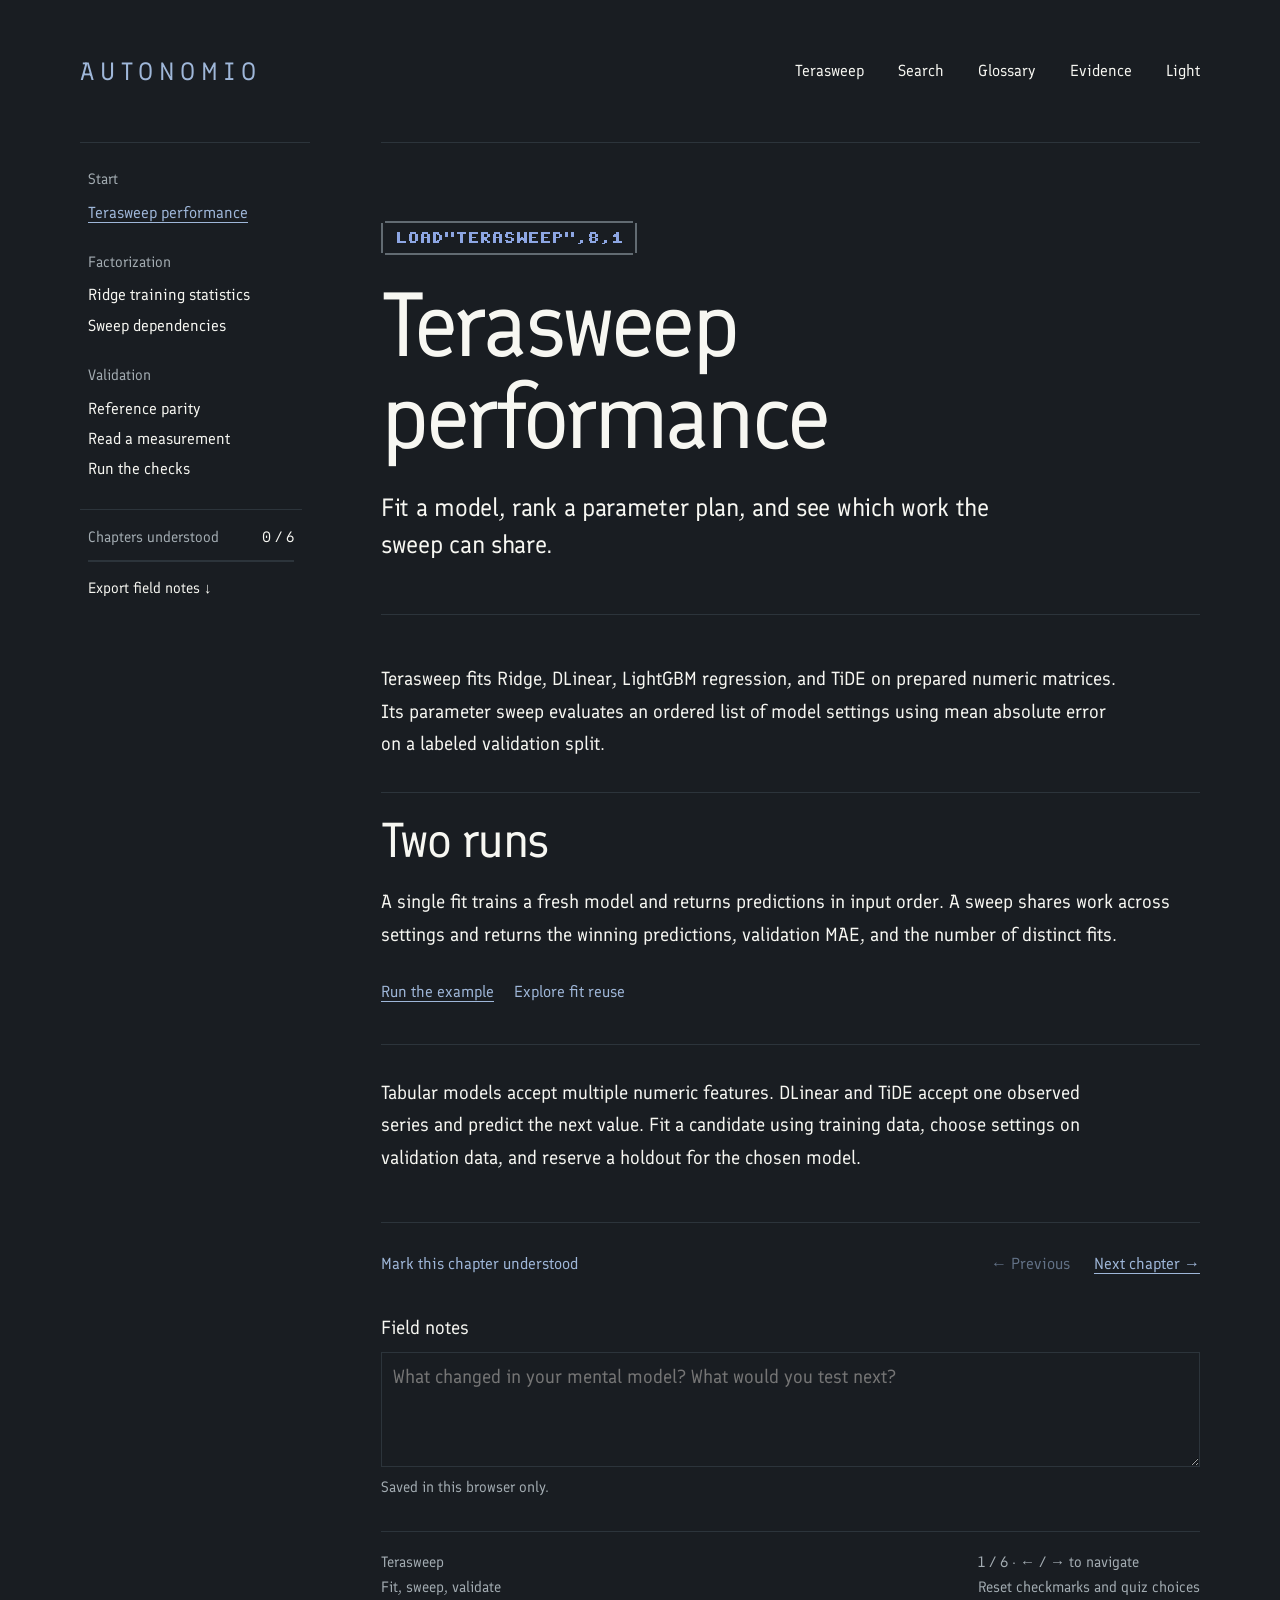
<file: docs/masterclass/index.html>
<!doctype html>
<html lang="en" data-theme="dark"><head><meta charset="utf-8"><meta name="viewport" content="width=device-width,initial-scale=1"><meta name="color-scheme" content="dark light"><meta name="description" content="An offline course on Terasweep factorization, reference parity, and validation sweeps."><title>Terasweep performance learning</title>
<!-- Copyright 2015 The Finlandica Project Authors (https://github.com/HelsinkiTypeStudio/Finlandica) Finlandica-Italic[wght].ttf: Copyright 2015 The Finlandica Project Authors (https://github.com/HelsinkiTypeStudio/Finlandica)

This Font Software is licensed under the SIL Open Font License, Version 1.1.
This license is copied below, and is also available with a FAQ at:
http://scripts.sil.org/OFL


-----------------------------------------------------------
SIL OPEN FONT LICENSE Version 1.1 - 26 February 2007
-----------------------------------------------------------

PREAMBLE
The goals of the Open Font License (OFL) are to stimulate worldwide
development of collaborative font projects, to support the font creation
efforts of academic and linguistic communities, and to provide a free and
open framework in which fonts may be shared and improved in partnership
with others.

The OFL allows the licensed fonts to be used, studied, modified and
redistributed freely as long as they are not sold by themselves. The
fonts, including any derivative works, can be bundled, embedded,
redistributed and/or sold with any software provided that any reserved
names are not used by derivative works. The fonts and derivatives,
however, cannot be released under any other type of license. The
requirement for fonts to remain under this license does not apply
to any document created using the fonts or their derivatives.

DEFINITIONS
"Font Software" refers to the set of files released by the Copyright
Holder(s) under this license and clearly marked as such. This may
include source files, build scripts and documentation.

"Reserved Font Name" refers to any names specified as such after the
copyright statement(s).

"Original Version" refers to the collection of Font Software components as
distributed by the Copyright Holder(s).

"Modified Version" refers to any derivative made by adding to, deleting,
or substituting -- in part or in whole -- any of the components of the
Original Version, by changing formats or by porting the Font Software to a
new environment.

"Author" refers to any designer, engineer, programmer, technical
writer or other person who contributed to the Font Software.

PERMISSION & CONDITIONS
Permission is hereby granted, free of charge, to any person obtaining
a copy of the Font Software, to use, study, copy, merge, embed, modify,
redistribute, and sell modified and unmodified copies of the Font
Software, subject to the following conditions:

1) Neither the Font Software nor any of its individual components,
in Original or Modified Versions, may be sold by itself.

2) Original or Modified Versions of the Font Software may be bundled,
redistributed and/or sold with any software, provided that each copy
contains the above copyright notice and this license. These can be
included either as stand-alone text files, human-readable headers or
in the appropriate machine-readable metadata fields within text or
binary files as long as those fields can be easily viewed by the user.

3) No Modified Version of the Font Software may use the Reserved Font
Name(s) unless explicit written permission is granted by the corresponding
Copyright Holder. This restriction only applies to the primary font name as
presented to the users.

4) The name(s) of the Copyright Holder(s) or the Author(s) of the Font
Software shall not be used to promote, endorse or advertise any
Modified Version, except to acknowledge the contribution(s) of the
Copyright Holder(s) and the Author(s) or with their explicit written
permission.

5) The Font Software, modified or unmodified, in part or in whole,
must be distributed entirely under this license, and must not be
distributed under any other license. The requirement for fonts to
remain under this license does not apply to any document created
using the Font Software.

TERMINATION
This license becomes null and void if any of the above conditions are
not met.

DISCLAIMER
THE FONT SOFTWARE IS PROVIDED "AS IS", WITHOUT WARRANTY OF ANY KIND,
EXPRESS OR IMPLIED, INCLUDING BUT NOT LIMITED TO ANY WARRANTIES OF
MERCHANTABILITY, FITNESS FOR A PARTICULAR PURPOSE AND NONINFRINGEMENT
OF COPYRIGHT, PATENT, TRADEMARK, OR OTHER RIGHT. IN NO EVENT SHALL THE
COPYRIGHT HOLDER BE LIABLE FOR ANY CLAIM, DAMAGES OR OTHER LIABILITY,
INCLUDING ANY GENERAL, SPECIAL, INDIRECT, INCIDENTAL, OR CONSEQUENTIAL
DAMAGES, WHETHER IN AN ACTION OF CONTRACT, TORT OR OTHERWISE, ARISING
FROM, OUT OF THE USE OR INABILITY TO USE THE FONT SOFTWARE OR FROM
OTHER DEALINGS IN THE FONT SOFTWARE.
 -->
<style>@font-face {
  font-family: Finlandica;
  font-style: normal;
  font-weight: 400;
  font-display: swap;
  src: url("[data-uri]") format("woff2");
}

:root {
  color-scheme: dark;
  --paper: #191d22;
  --ink: #f7f7f2;
  --muted: #a3acb2;
  --line: #2c343b;
  --wash: #20262c;
  --accent: #9fb7d9;
  --sans: Finlandica, "Arial Narrow", "Helvetica Neue", Arial, sans-serif;
  --mono: "SFMono-Regular", Consolas, "Liberation Mono", monospace;
  --gutter: clamp(24px, 6.25vw, 96px);
  --ease: cubic-bezier(.22, 1, .36, 1);
  --m-lacquer: #191d22;
  --m-porcelain: #f7f7f2;
  --m-ink: #252d33;
  --m-linen: #d4dadd;
  --m-pewter: #626b72;
  --m-forget: #8da6e3;
  --m-marigold: #efc447;
  --m-mint: #a2d8b4;
  --m-blush: #efa0b3;
}

:root[data-theme="light"] {
  color-scheme: light;
  --paper: #f7f7f2;
  --ink: #252d33;
  --muted: #626b72;
  --line: #d4dadd;
  --wash: #eaf0f3;
  --accent: #2a4a70;
}

*, *::before, *::after { box-sizing: border-box; }
[hidden] { display: none !important; }
html { scroll-padding-top: 36px; }
body { margin: 0; background: var(--paper); color: var(--ink); font: 400 19px/1.7 var(--sans); }
button, input, textarea, select { font: inherit; color: inherit; }
button { background: none; border: 0; padding: 0; cursor: pointer; }
button:disabled { opacity: .55; cursor: default; }
button:not(:disabled), a { transition: color 140ms var(--ease), transform 140ms var(--ease); }
a, .primary, .ref { color: var(--accent); text-decoration: underline; text-decoration-thickness: 1px; text-underline-offset: .24em; }
button:not(:disabled):hover, a:hover { color: var(--accent); }
.primary:not(:disabled):hover, .ref:hover, .top-actions button:hover { transform: translateY(-1px); }
:focus-visible { outline: 2px solid var(--accent); outline-offset: 6px; }
h1, h2, h3, h4, strong, b, th { font-weight: 400; }
h1, h2, h3, h4 { margin: 0; }
p { margin: 0 0 22px; }
code, pre { font: 400 14px/1.75 var(--mono); }
pre { overflow: auto; margin: 0; }
input[type="checkbox"], input[type="range"] { accent-color: var(--accent); }
input:not([type="checkbox"]):not([type="range"]), textarea, select {
  min-width: 0;
  border: 1px solid var(--line);
  border-radius: 0;
  background: var(--paper);
  padding: 8px 11px;
}
textarea { display: block; width: 100%; resize: vertical; }

.sr-only, .skip-link:not(:focus) { position: absolute; width: 1px; height: 1px; clip-path: inset(50%); overflow: hidden; white-space: nowrap; }
.skip-link:focus { position: fixed; top: 16px; left: 18px; z-index: 10; padding: 12px 18px; background: var(--paper); }
.wrap { width: min(100%, 1344px); margin-inline: auto; padding-inline: var(--gutter); }
.topbar { display: flex; min-height: 142px; align-items: center; justify-content: space-between; gap: 44px; }
.wordmark { font: 400 25px/1.2 var(--sans); letter-spacing: .235em; text-transform: uppercase; text-decoration: none; padding-block: 16px; }
.top-actions { display: flex; flex-wrap: wrap; gap: 4px 34px; font-size: 16px; line-height: 1.4; }
.top-actions button { padding-block: 14px; }
.top-actions button:hover { text-decoration: underline; text-underline-offset: 7px; text-decoration-thickness: 1px; }
.course-layout { display: grid; grid-template-columns: minmax(168px, 230px) minmax(0, 1fr); column-gap: clamp(34px, 5.55vw, 80px); align-items: start; }
.course-layout main { min-width: 0; border-top: 1px solid var(--line); padding-bottom: 88px; }
.course-inner, .hero-terminal, .lab { container-type: inline-size; }
.mobile-menu { display: none; }
.sidebar { position: sticky; top: 36px; max-height: calc(100vh - 72px); overflow: auto; padding: 24px 8px 24px 0; border-top: 1px solid var(--line); }
.nav-group { margin-block: 22px 5px; padding-inline: 8px; color: var(--muted); font-size: 15px; }
.nav-group:first-child { margin-top: 0; }
.nav-item { display: flex; justify-content: space-between; align-items: baseline; gap: 12px; padding: 4px 8px; color: var(--ink); text-decoration: none; font-size: 16px; line-height: 1.4; }
.nav-item:focus-visible { outline-offset: -2px; }
.nav-item[aria-current="step"] { color: var(--accent); text-decoration: underline; text-underline-offset: .24em; }
.nav-done { color: var(--accent); }
.progress-card { margin-top: 24px; padding: 15px 8px 0; border-top: 1px solid var(--line); }
.progress-label { display: flex; justify-content: space-between; align-items: baseline; gap: 8px; font-size: 15px; color: var(--muted); }
.progress-label strong { color: var(--ink); white-space: nowrap; }
.progress-track { margin-top: 10px; height: 2px; background: var(--line); }
#progress-fill { height: 100%; width: 0; background: var(--accent); }
#export-notes-top { margin: 14px 8px 0; font-size: 15px; }
.noscript { margin: 0; padding-block: 18px; color: var(--muted); }

.js .lesson:not(.active) { display: none; }
.chapter-header { padding: 74px 0 52px; border-bottom: 1px solid var(--line); margin-bottom: 48px; }
.chapter-header h1 { font-size: clamp(45px, 5.28vw, 76px); line-height: 1.055; letter-spacing: -.033em; }
.chapter-header h1:focus { outline: none; }
.chapter-header h1 em { font-style: normal; }
#brief .chapter-header { padding-top: 78px; }
#brief h1 { font-size: clamp(68px, 7.1vw, 98px); line-height: 1.015; letter-spacing: -.037em; }
.course-load { display: inline-flex; padding: 9px 12px; margin-bottom: 24px; }
.course-load svg { display: block; }
.lead { max-width: 670px; font-size: 25px; line-height: 1.46; letter-spacing: -.012em; margin: 26px 0 0; }
.lesson-body > p, .lesson-body > ul, .lesson-body > ol { max-width: 740px; }
.lesson-body h2 { margin: 54px 0 18px; font-size: 49px; line-height: 1.12; letter-spacing: -.025em; }
.lesson-body h2:first-child { margin-top: 0; }
.lesson-body h3 { margin: 26px 0 10px; font-size: 26px; line-height: 1.3; letter-spacing: -.018em; }
.fine, .muted, .eyebrow, .chart-caption { color: var(--muted); }
.fine, .chart-caption { font-size: 15px; line-height: 1.55; }
.eyebrow { font-size: 14px; line-height: 1.5; }
.ref { display: inline; font-size: 15px; line-height: 1.55; text-align: left; margin-right: 12px; }
.primary, .secondary, .mastered-btn { padding-block: 5px; font-size: 16px; text-align: left; }
.secondary, .mastered-btn { color: var(--accent); }
.secondary:hover, .mastered-btn:hover, #export-notes-top:hover { text-decoration: underline; text-underline-offset: .24em; }
.small-buttons { display: flex; flex-wrap: wrap; gap: 8px 20px; margin: 14px 0; }

/* Keep prose on paper. Open frames belong to the running figures. */
.hero-grid, .split, .lab-split { display: grid; grid-template-columns: minmax(0, 1fr) minmax(0, 1fr); gap: clamp(24px, 4vw, 56px); align-items: start; margin: 36px 0; }
.hero-rule { width: 30px; border-top: 2px solid var(--accent); margin-bottom: 25px; }
.hero-line { font-size: 25px; line-height: 1.46; letter-spacing: -.012em; }
.callout, .result-card, .phase-list.wide { margin-block: 32px; padding-block: 20px; border-block: 1px solid var(--line); }
.lesson-body > .callout:first-child { margin-top: 0; padding-top: 0; border-top: 0; }
.callout > strong { display: block; margin-bottom: 10px; color: var(--ink); font-size: 25px; line-height: 1.46; }
.callout p:last-child { margin-bottom: 0; }
.section-divider { margin-block: 48px 0; padding-top: 13px; border-top: 1px solid var(--line); color: var(--muted); font-size: 15px; }
.card-grid { display: grid; gap: 0 32px; margin-block: 20px 34px; }
.card-grid.three { grid-template-columns: repeat(3, minmax(0, 1fr)); }
.card-grid.two { grid-template-columns: repeat(2, minmax(0, 1fr)); }
.card { padding-block: 18px; border-top: 1px solid var(--line); }
.section-divider + .card-grid .card { border-top: 0; }
.card h3, .split h2:first-child { margin-top: 0; }
.card-index { display: none; }
.card p:last-child, .timeline p:last-child { margin-bottom: 0; }
.timeline, .evidence-ladder { position: relative; margin: 26px 0 38px 4px; padding-left: 24px; border-left: 1px dotted var(--muted); }
.timeline > div, .evidence-ladder > div { position: relative; padding-bottom: 23px; }
.timeline > div::before { content: ""; position: absolute; width: 8px; height: 8px; left: -29px; top: 7px; background: var(--accent); }
.timeline h3, .evidence-ladder h3 { margin: 5px 0 9px; }
.timeline span, .evidence-ladder span { font-size: 15px; color: var(--muted); }
.legend-card, .context-bar { margin-block: 20px; padding-block: 13px; border-block: 1px solid var(--line); font-size: 15px; color: var(--muted); }
.badge { display: inline-block; margin-right: 6px; color: var(--accent); font-size: 13px; text-transform: uppercase; letter-spacing: .04em; }
.legend-card .badge:not(:first-child) { margin-left: 12px; }

.hero-terminal, .lab, .code-card, .course-load {
  color-scheme: dark;
  --paper: var(--m-lacquer);
  --ink: var(--m-porcelain);
  --muted: var(--m-linen);
  --line: var(--m-pewter);
  --wash: var(--m-ink);
  --accent: var(--m-forget);
  /* Palette names expected by the existing SVG renderers. */
  --off: var(--m-linen);
  --gold: var(--m-marigold);
  --blue: var(--m-forget);
  --green: var(--m-mint);
  --purple: var(--m-blush);
  --subtle: var(--m-pewter);
  --panel: var(--m-lacquer);
  position: relative;
  color: var(--ink);
  background-color: var(--paper);
  border: 2px solid var(--line);
  clip-path: polygon(4px 0, calc(100% - 4px) 0, calc(100% - 4px) 2px, 100% 2px, 100% calc(100% - 2px), calc(100% - 4px) calc(100% - 2px), calc(100% - 4px) 100%, 4px 100%, 4px calc(100% - 2px), 0 calc(100% - 2px), 0 2px, 4px 2px);
}
.course-load { color: var(--m-forget); }
.hero-terminal, .lab { padding: clamp(19px, 3vw, 36px); }
.hero-terminal { font-size: 16px; line-height: 1.6; }
.hero-terminal p { margin-bottom: 18px; }
.terminal-head, .code-title, .lab-heading { display: flex; align-items: baseline; justify-content: space-between; flex-wrap: wrap; gap: 5px 14px; }
.terminal-head { justify-content: flex-start; align-items: center; color: var(--muted); font-size: 14px; }
.live-dot { width: 8px; height: 8px; background: var(--m-mint); }
.terminal-command { color: var(--accent); font: 14px/1.75 var(--mono); margin-top: 15px; overflow-wrap: anywhere; }
.hero-number { margin: 15px 0 8px; font-size: clamp(48px, min(7vw, 24cqi), 86px); line-height: 1; letter-spacing: -.037em; white-space: nowrap; }
.hero-number span { margin-left: .12em; font-size: .49em; color: var(--accent); }
.terminal-line { display: flex; justify-content: space-between; flex-wrap: wrap; gap: 0 8px; padding-block: 7px; border-top: 1px solid var(--line); font-size: 15px; }
.terminal-line span { color: var(--muted); }
.hero-terminal .ref { margin-top: 12px; }
.lab { margin: 34px 0; min-width: 0; }
.lab h3, .lab .lab-heading { margin-top: 0; }
.lab .lab-heading { margin-bottom: 16px; }
.lab p:last-child { margin-bottom: 0; }
.lab .badge { margin-right: 0; }
.lab .badge.measured { color: var(--m-mint); }
.lab .badge.projected, .lab .warning, .lab .projected small { color: var(--m-marigold); }
.lab .context-bar.warning { border-style: dashed; }
.lab .primary, .lab .secondary, .lab .segmented button, .lab select, .lab input:not([type]) {
  border: 1px solid var(--line);
  color: var(--ink);
  padding: 6px 11px;
}
.lab button:not(:disabled):hover { border-color: var(--accent); }
.lab .segmented { display: flex; flex-wrap: wrap; gap: 8px; margin-block: 14px; }
.lab .segmented button { text-align: left; font-size: 15px; clip-path: polygon(3px 0, 100% 0, 100% calc(100% - 3px), calc(100% - 3px) 100%, 0 100%, 0 3px); }
.lab .segmented button:focus-visible { outline-offset: -3px; }
.lab .segmented button.selected { background: var(--m-marigold); color: var(--m-lacquer); border-color: var(--m-marigold); }
.lab .segmented button.selected:focus-visible { outline-color: var(--m-lacquer); }
.code-card { padding: 20px 20px 23px; margin: 24px 0; }
.code-title { margin-bottom: 12px; font-size: 15px; color: var(--muted); }
.copy-code { color: var(--accent); }
.code-card pre, .annotated-code { color: var(--ink); font-size: 14px; }
.annotated-code { padding-block: 12px; border-block: 1px solid var(--line); }
.code-hot { color: var(--m-marigold); }

.equation, .equation-pair { margin-block: 23px; }
.equation { padding-block: 12px; border-block: 1px solid var(--line); font-size: 24px; overflow-x: auto; }
.equation-pair { display: grid; grid-template-columns: repeat(2, minmax(0, 1fr)); gap: 18px; }
.equation-pair .equation { margin: 0; }
.stat-strip, .metric-grid { display: grid; gap: 0 20px; margin-block: 19px; }
.stat-strip { grid-template-columns: repeat(3, minmax(0, 1fr)); }
.metric-grid { container-type: inline-size; grid-template-columns: repeat(2, minmax(0, 1fr)); }
.lab-split .metric-grid { margin-top: 0; }
.stat-strip > div, .metric { min-width: 0; padding: 13px 0; border-top: 1px solid var(--line); }
.stat-strip > div { container-type: inline-size; }
.metric { display: grid; grid-row: span 3; grid-template-rows: subgrid; }
.stat-strip strong, .metric strong { display: block; line-height: 1.15; font-variant-numeric: tabular-nums; white-space: nowrap; }
.stat-strip strong { font-size: clamp(22px, 17cqi, 32px); }
.metric strong { font-size: clamp(22px, 7.5cqi, 32px); }
.stat-strip span, .metric span, .metric small { display: block; margin-top: 6px; color: var(--muted); font-size: 15px; line-height: 1.45; }
.metric small { grid-row: 1; margin: 0 0 5px; font-size: 12px; }
.metric strong { grid-row: 2; }
.metric span { grid-row: 3; }
.control-row { display: flex; flex-wrap: wrap; align-items: baseline; gap: 14px 24px; margin: 15px 0; }
.control-row > * { min-width: 0; max-width: 100%; }
.control-row label { display: flex; flex-wrap: wrap; align-items: center; gap: 4px 9px; font-size: 16px; }
.control-row input[type="range"] { width: min(160px, 100%); }
.control-row output { min-width: 2ch; color: var(--m-marigold); font-variant-numeric: tabular-nums; }
.lab-answer { margin: 17px 0; padding-block: 12px; border-block: 1px solid var(--line); }
.table-wrap { overflow-x: auto; max-width: 100%; }
.table-wrap { margin-block: 20px; }
.table-wrap:focus-visible { outline-offset: -2px; }
table { border-collapse: collapse; width: 100%; font-size: 15px; line-height: 1.5; }
th, td { padding: 10px 12px; text-align: left; vertical-align: top; border-bottom: 1px solid var(--line); }
th { color: var(--muted); }
td:not(:first-child) { font-variant-numeric: tabular-nums; }
.selected-row td, .row-highlight td { background: var(--wash); }
.selected-row td:first-child { border-left: 2px solid var(--m-marigold); }
.phase-list { border-top: 1px solid var(--line); margin: 20px 0; }
.phase-list > div { display: flex; justify-content: space-between; gap: 14px; padding: 10px 0; border-bottom: 1px solid var(--line); font-size: 16px; }
.phase-list b { flex: none; font-variant-numeric: tabular-nums; }
.distribution { display: flex; min-height: 30px; margin-block: 18px; }
.distribution > div { display: grid; place-items: center; color: var(--m-lacquer); font-size: 14px; }
.dist-off { background: var(--m-linen); }
.dist-on { background: var(--m-mint); }
.dist-mixed { background: var(--m-blush); }
.result-pair, .method-chain, .block-animation { display: flex; flex-wrap: wrap; align-items: baseline; gap: 16px; margin-block: 18px; }
.result-pair strong, .result-ratio { display: block; font-size: 35px; line-height: 1.16; letter-spacing: -.025em; }
.result-pair span:not(.arrow), .method-chain i, .block-animation i { color: var(--muted); }
.result-ratio { color: var(--accent); }
.method-chain span, .block-animation span { padding: 4px 8px; border: 1px solid var(--line); font-size: 15px; }
.chart-svg { display: block; width: 100%; height: auto; }
.chart-svg text { fill: var(--muted); font: 14px var(--sans); }
#ridge-chart .chart-svg text { font-size: 16px; }
.chart-svg .plot-label { fill: var(--ink); }
.chart-svg .grid { stroke: var(--line); stroke-dasharray: 3 5; }
.chart-point { cursor: pointer; }
.chart-point:focus-visible { stroke: var(--ink); stroke-width: 3; }
.legend-controls { display: flex; flex-wrap: wrap; gap: 8px 16px; margin-block: 18px; }
.legend-controls button { display: flex; align-items: center; gap: 6px; font-size: 14px; text-align: left; }
.legend-controls button:not(.active) { color: var(--muted); text-decoration: line-through; }
.swatch { flex: none; width: 24px; height: 4px; }
.closing-quote { margin: 35px 0; padding-top: 22px; border-top: 1px solid var(--line); font-size: 46px; line-height: 1.2; letter-spacing: -.026em; }
.closing-quote em { font-style: normal; color: var(--accent); }

.checkpoint, .claim-card { margin: 28px 0; padding: 18px 0; border-block: 1px solid var(--line); }
.checkpoint h3 { margin-top: 5px; }
.quiz-options { display: grid; gap: 8px; }
.quiz-options button, .claim-buttons button { padding: 8px 11px; border: 1px solid var(--line); text-align: left; }
.quiz-options button:hover, .claim-buttons button:hover, .quiz-options button.correct { border-color: var(--accent); }
.quiz-options button.correct { color: var(--accent); }
.quiz-options button.incorrect { border-style: dashed; }
.claim-card blockquote { margin: 0 0 14px; font-size: 23px; line-height: 1.46; }
.claim-buttons { display: flex; flex-wrap: wrap; gap: 8px 12px; }
.claim-feedback, .quiz-feedback { color: var(--muted); margin: 14px 0 0; font-size: 16px; }
.capstone-checks { margin-block: 16px; }
.capstone-checks div { padding-block: 5px; border-bottom: 1px solid var(--line); font-size: 16px; }
.capstone-checks .found { color: var(--accent); }
.lesson-footer { margin-top: 48px; padding-top: 22px; border-top: 1px solid var(--line); }
.nav-footer, .footer-controls, .footer-provenance { display: flex; justify-content: space-between; flex-wrap: wrap; gap: 8px 24px; }
.note-box { margin-block: 30px; }
.note-box label { display: block; margin-bottom: 8px; }
.note-box textarea { min-height: 96px; }
.note-save, .footer-provenance { color: var(--muted); font-size: 15px; }
.note-save { margin: 8px 0 0; }
.footer-provenance { border-top: 1px solid var(--line); padding-top: 18px; }

/* Evidence, search and glossary share the reading palette. */
dialog { width: min(1100px, 94vw); height: min(850px, 90vh); margin: auto; padding: 0; border: 1px solid var(--line); border-radius: 0; color: var(--ink); background: var(--paper); }
dialog::backdrop { background: rgb(25 29 34 / .75); }
.dialog-head { display: flex; justify-content: space-between; align-items: baseline; gap: 16px; padding: 15px 24px; border-bottom: 1px solid var(--line); }
.dialog-head h2, .source-main h3 { font-size: 26px; line-height: 1.3; letter-spacing: -.018em; }
.dialog-close { white-space: nowrap; color: var(--accent); font-size: 16px; }
.evidence-layout { display: grid; grid-template-columns: minmax(165px, 255px) minmax(0, 1fr); height: calc(100% - 65px); }
.source-list { overflow: auto; border-right: 1px solid var(--line); padding: 16px; }
.source-list input, .search-content input { width: 100%; margin-bottom: 12px; }
.source-btn, .search-result { display: block; width: 100%; text-align: left; padding: 9px 4px; border-bottom: 1px solid var(--line); font-size: 16px; line-height: 1.45; }
.source-btn.active { color: var(--accent); }
.source-btn small, .search-result span { display: block; margin-top: 3px; color: var(--muted); font-size: 14px; }
.source-main, .glossary-content, .search-content { padding: 20px 24px; overflow: auto; }
.glossary-content, .search-content { max-height: calc(90vh - 65px); }
.source-meta, .source-text { font: 13px/1.75 var(--mono); overflow-wrap: anywhere; }
.source-meta, .line-no { color: var(--muted); }
.source-text { margin-top: 18px; }
.source-line { display: grid; grid-template-columns: 35px minmax(0, 1fr); gap: 10px; }
.source-line > span { white-space: pre-wrap; }
.line-no { text-align: right; user-select: none; }
.source-line.highlight { background: var(--wash); border-inline-start: 2px solid var(--accent); }
.source-note { margin: 12px 0; font-size: 15px; }
.glossary-content dl { display: grid; grid-template-columns: minmax(115px, 180px) minmax(0, 1fr); gap: 0 20px; }
.glossary-content dt, .glossary-content dd { border-top: 1px solid var(--line); padding-block: 10px; }
.glossary-content dt { color: var(--accent); }
.glossary-content dd { margin: 0; }
.toast { position: fixed; z-index: 10; bottom: 24px; right: 24px; background: var(--paper); color: var(--ink); border: 1px solid var(--accent); padding: 9px 14px; font-size: 15px; }

@container (min-width: 42rem) {
  .metric-grid.four { grid-template-columns: repeat(4, minmax(0, 1fr)); }
}
@container (max-width: 37rem) {
  .hero-grid, .split, .lab-split { grid-template-columns: minmax(0, 1fr); gap: 21px; }
  .card-grid.three { grid-template-columns: minmax(0, 1fr); }
  .section-divider + .card-grid .card + .card { border-top: 1px solid var(--line); }
}
@container (max-width: 29rem) {
  .stat-strip { grid-template-columns: minmax(0, 1fr); }
}
@container (max-width: 18rem) {
  .metric-grid { grid-template-columns: minmax(0, 1fr); }
}

@media (min-width: 1600px) { #brief .chapter-header { padding-top: 89px; } }
@media (max-width: 1100px) {
  .course-layout { column-gap: 34px; grid-template-columns: minmax(160px, 200px) minmax(0, 1fr); }
  .hero-grid, .split, .lab-split { gap: 25px; }
}
@media (max-width: 860px) {
  .course-layout { grid-template-columns: minmax(0, 1fr); }
  .js .mobile-menu { display: flex; justify-content: space-between; align-items: center; border-top: 1px solid var(--line); padding-block: 10px; font-size: 16px; text-align: left; }
  .mobile-menu[aria-expanded="true"] span { transform: rotate(180deg); }
  .sidebar { position: static; max-height: none; padding-block: 16px 23px; }
  .js .sidebar:not(.open) { display: none; }
  .sidebar nav { display: grid; grid-template-columns: repeat(2, minmax(0, 1fr)); }
  .nav-group { grid-column: 1 / -1; }
  .progress-card { max-width: 270px; }
}
@media (max-width: 760px) {
  body { font-size: 18px; }
  .topbar { gap: 20px; }
  .top-actions { column-gap: 18px; }
  #brief .chapter-header, .chapter-header { padding: 41px 0 38px; margin-bottom: 31px; }
  #brief h1 { font-size: clamp(55px, 12vw, 74px); line-height: 1.035; letter-spacing: -.033em; }
  .chapter-header h1 { font-size: clamp(40px, 7.8vw, 60px); }
  .lead, .hero-line { font-size: 23px; }
  .lesson-body h2 { font-size: 38px; margin-top: 39px; }
  .lesson-body h3 { font-size: 24px; }
  .closing-quote { font-size: 34px; }
  code, pre { font-size: 13px; }
}
@media (max-width: 520px) {
  .topbar { flex-direction: column; align-items: start; min-height: auto; gap: 2px; padding-block: 16px 9px; }
  .wordmark { font-size: 24px; }
  .top-actions { column-gap: 19px; font-size: 15px; }
  .top-actions button { padding-block: 6px; }
  .sidebar nav, .card-grid.two, .equation-pair { grid-template-columns: minmax(0, 1fr); }
  .legend-card .badge:not(:first-child) { margin-left: 0; }
  .course-layout main { padding-bottom: 54px; }
  .evidence-layout { display: block; }
  .source-list { max-height: 175px; padding: 12px 16px; border-right: 0; border-bottom: 1px solid var(--line); }
  .source-main { height: calc(100% - 175px); }
  .dialog-head, .source-main, .glossary-content, .search-content { padding-inline: 16px; }
  .dialog-head h2 { font-size: 22px; }
  .glossary-content dl { grid-template-columns: minmax(0, 1fr); }
  .glossary-content dd { border: 0; padding-top: 0; }
}
@media (max-width: 430px) { #brief h1 { font-size: clamp(55px, 14.6vw, 63px); } }
@media (max-width: 359px) { :root { --gutter: 18px; } #brief h1 { font-size: 49px; } .top-actions { column-gap: 13px; } }

@media (prefers-reduced-motion: reduce) { *, *::before, *::after { animation: none !important; transition: none !important; } }
@media print {
  .topbar, .sidebar, .mobile-menu, .lesson-footer, .ref, dialog, .small-buttons, .control-row, .quiz-options, .segmented, .primary, .secondary { display: none !important; }
  .js .lesson:not(.active) { display: block; }
  .course-layout { display: block; padding: 0; }
  body { background: white; color: black; }
  .lesson { break-before: page; }
}
</style><script>document.documentElement.classList.add('js');</script></head>
<body><a class="skip-link" href="#main">Skip to lesson</a>
<header class="topbar wrap">
  <a class="wordmark" href="https://autonom.io/">Autonomio</a>
  <nav class="top-actions" aria-label="Masterclass tools">
    <button type="button" data-go="brief">Terasweep</button>
    <button type="button" data-open="search">Search</button>
    <button type="button" data-open="glossary">Glossary</button>
    <button type="button" data-open="evidence">Evidence</button>
    <button type="button" id="theme-btn" aria-label="Switch to light mode">Light</button>
  </nav>
</header>
<div class="course-layout wrap">
<button type="button" class="mobile-menu" id="menu-btn" aria-expanded="false" aria-controls="sidebar">Chapters <span aria-hidden="true">↓</span></button>
<aside class="sidebar" id="sidebar" aria-label="Course navigation">
  <nav aria-label="Chapters"><div class="nav-group">Start</div><a class="nav-item" href="#brief" data-go="brief"><span>Terasweep performance</span><span class="nav-done" aria-hidden="true"></span></a><div class="nav-group">Factorization</div><a class="nav-item" href="#model" data-go="model"><span>Ridge training statistics</span><span class="nav-done" aria-hidden="true"></span></a><a class="nav-item" href="#sweep" data-go="sweep"><span>Sweep dependencies</span><span class="nav-done" aria-hidden="true"></span></a><div class="nav-group">Validation</div><a class="nav-item" href="#reference" data-go="reference"><span>Reference parity</span><span class="nav-done" aria-hidden="true"></span></a><a class="nav-item" href="#evidence" data-go="evidence"><span>Read a measurement</span><span class="nav-done" aria-hidden="true"></span></a><a class="nav-item" href="#reproduce" data-go="reproduce"><span>Run the checks</span><span class="nav-done" aria-hidden="true"></span></a></nav>
  <div class="progress-card">
    <div class="progress-label"><span>Chapters understood</span><strong id="progress-count">0 / 6</strong></div>
    <div class="progress-track" aria-hidden="true"><div id="progress-fill"></div></div>
  </div>
  <button type="button" id="export-notes-top">Export field notes ↓</button>
</aside>
<main id="main">
<noscript><p class="noscript">The lessons are available below. Enable JavaScript to use the labs, evidence room and notes.</p></noscript>
<div class="course-inner"><section class="lesson active" id="brief" aria-labelledby="brief-title"><header class="chapter-header"><p class="course-load"><span class="sr-only">Load Terasweep, 8, 1</span><svg xmlns="http://www.w3.org/2000/svg" viewBox="0 0 152 8" width="228" height="12" aria-hidden="true" focusable="false" shape-rendering="crispEdges"><path fill="currentColor" d="M0 0m1 0h2v6h-2zm0 6h6v1h-6zM8 0m2 0h4v1h-4zm-1 1h2v5h-2zm4 0h2v5h-2zm-3 5h4v1h-4zM16 0m2 0h4v1h-4zm-1 1h2v2h-2zm4 0h2v2h-2zm-4 2h6v1h-6zm0 1h2v3h-2zm4 0h2v3h-2zM24 0m1 0h4v1h-4zm0 1h2v5h-2zm3 0h2v1h-2zm1 1h2v3h-2zm-1 3h2v1h-2zm-3 1h4v1h-4zM32 0m1 0h2v3h-2zm4 0h2v3h-2zM40 0m1 0h6v1h-6zm2 1h2v6h-2zM48 0m1 0h6v1h-6zm0 1h2v2h-2zm0 2h5v1h-5zm0 1h2v2h-2zm0 2h6v1h-6zM56 0m1 0h5v1h-5zm0 1h2v2h-2zm4 0h2v2h-2zm-4 2h5v1h-5zm0 1h4v1h-4zm0 1h2v2h-2zm3 0h2v1h-2zm1 1h2v1h-2zM64 0m2 0h4v1h-4zm-1 1h2v2h-2zm4 0h2v2h-2zm-4 2h6v1h-6zm0 1h2v3h-2zm4 0h2v3h-2zM72 0m2 0h4v1h-4zm-1 1h2v2h-2zm4 0h2v1h-2zm-3 2h4v1h-4zm3 1h2v2h-2zm-4 1h2v1h-2zm1 1h4v1h-4zM80 0m1 0h2v4h-2zm5 0h2v4h-2zm-2 3h1v1h-1zm-3 1h7v1h-7zm0 1h3v1h-3zm4 0h3v1h-3zm-4 1h2v1h-2zm5 0h2v1h-2zM88 0m1 0h6v1h-6zm0 1h2v2h-2zm0 2h5v1h-5zm0 1h2v2h-2zm0 2h6v1h-6zM96 0m1 0h6v1h-6zm0 1h2v2h-2zm0 2h5v1h-5zm0 1h2v2h-2zm0 2h6v1h-6zM104 0m1 0h5v1h-5zm0 1h2v2h-2zm4 0h2v2h-2zm-4 2h5v1h-5zm0 1h2v3h-2zM112 0m1 0h2v3h-2zm4 0h2v3h-2zM120 0m3 5h2v2h-2zm-1 2h2v1h-2zM128 0m2 0h4v1h-4zm-1 1h2v2h-2zm4 0h2v2h-2zm-3 2h4v1h-4zm-1 1h2v2h-2zm4 0h2v2h-2zm-3 2h4v1h-4zM136 0m3 5h2v2h-2zm-1 2h2v1h-2zM144 0m3 0h2v1h-2zm-1 1h3v1h-3zm-1 1h4v1h-4zm2 1h2v3h-2zm-2 3h6v1h-6z"/></svg></p><h1 id="brief-title" tabindex="-1">Terasweep performance</h1><p class="lead">Fit a model, rank a parameter plan, and see which work the sweep can share.</p></header><div class="lesson-body"><p>Terasweep fits Ridge, DLinear, LightGBM regression, and TiDE on prepared numeric matrices. Its parameter sweep evaluates an ordered list of model settings using mean absolute error on a labeled validation split.</p>

<div class="callout">
  <h2>Two runs</h2>
  <p>A single fit trains a fresh model and returns predictions in input order. A sweep shares work across settings and returns the winning predictions, validation MAE, and the number of distinct fits.</p>
  <div class="small-buttons">
    <button class="primary" data-go="reproduce">Run the example</button>
    <button class="secondary" data-go="sweep">Explore fit reuse</button>
  </div>
</div>

<p>Tabular models accept multiple numeric features. DLinear and TiDE accept one observed series and predict the next value. Fit a candidate using training data, choose settings on validation data, and reserve a holdout for the chosen model.</p>
</div></section><section class="lesson " id="model" aria-labelledby="model-title"><header class="chapter-header"><h1 id="model-title" tabindex="-1">Ridge training statistics</h1><p class="lead">Fits at different regularization strengths reuse the statistics computed from fixed training data.</p></header><div class="lesson-body"><h2>The calculation Ridge shares</h2>
<p>With an intercept, Ridge centers the features and target before forming the Gram matrix (G = XᵀX) and the right-hand side (h = Xᵀy). Solving ((G + αI)w = h) gives the coefficients. The intercept is recovered from the training means.</p>
<p>The Gram matrix and right-hand side depend on the training data. A different α changes the diagonal and requires a new solve. Changing the intercept setting selects the raw or centered statistics.</p>

<div class="lab" id="ridge-lab">
  <h2>Change the regularization</h2>
  <label for="ridge-alpha">Log₁₀ α</label>
  <input id="ridge-alpha" type="range" min="-3" max="3" step="0.05" value="0">
  <label><input id="ridge-intercept" type="checkbox" checked> Fit intercept</label>
  <div id="ridge-chart"></div>
  <div class="metric-grid" id="ridge-metrics" aria-live="polite"></div>
  <p id="ridge-explanation"></p>
</div>

<p>The values in this lab come from a one-feature example. Terasweep's implementation uses the same structure with a matrix of feature interactions.</p>
<button class="ref" data-source="ridge">Open the Ridge implementation ↗</button>
</div></section><section class="lesson " id="sweep" aria-labelledby="sweep-title"><header class="chapter-header"><h1 id="sweep-title" tabindex="-1">Sweep dependencies</h1><p class="lead">A duplicate training configuration can reuse its fit, predictions and validation score.</p></header><div class="lesson-body"><h2>Count the distinct fits</h2>
<p>An ordered plan can repeat settings. The sweep identifies equivalent training configurations, fits and scores the first occurrence, and gives exact score ties to the earliest entry. Its output records both the number of plan entries and the number of fits.</p>

<div class="lab" id="reuse-lab">
  <h2>Repeat a model plan</h2>
  <p>Each distinct setting appears the same number of times in this example.</p>
  <label for="fit-settings">Distinct model settings <output id="fit-settings-value" for="fit-settings"></output></label>
  <input id="fit-settings" type="range" min="1" max="40" value="4">
  <label for="fit-repeats">Entries per setting <output id="fit-repeats-value" for="fit-repeats"></output></label>
  <input id="fit-repeats" type="range" min="1" max="250" value="25">
  <div id="reuse-metrics" class="metric-grid" aria-live="polite"></div>
</div>

<p>With 100 distinct settings, the sweep needs 100 fits. Ridge still shares input statistics and DLinear shares designs at the same lookback and kernel. LightGBM and TiDE reuse backend setup.</p>
<button class="ref" data-source="sweep">Open the sweep implementation ↗</button>
</div></section><section class="lesson " id="reference" aria-labelledby="reference-title"><header class="chapter-header"><h1 id="reference-title" tabindex="-1">Reference parity</h1><p class="lead">Compare the same prepared inputs and model settings with a direct reference fit.</p></header><div class="lesson-body"><h2>Match the inputs before comparing outputs</h2>
<p>Freeze the training and validation matrices. Use the same model settings, causal windows for series models, and backend versions. Then check every prediction, the validation score, and the winning trial.</p>
<p>The live audit calls scikit-learn Ridge directly, solves DLinear with SciPy and NumPy, and checks LightGBM and TiDE bit for bit with their upstream models on the tested environment. All four cases also check the ten-decimal formatted predictions.</p>

<div class="checkpoint" data-correct="1">
  <h3>Check your understanding</h3>
  <p>Which comparison can establish that the sweep preserved the model calculation?</p>
  <div class="quiz-options">
    <button type="button" data-choice="0">The two implementations have similar average errors on separate test sets.</button>
    <button type="button" data-choice="1">Both implementations predict the same prepared rows with the same settings and the observed errors meet the stated tolerance.</button>
  </div>
  <p class="quiz-feedback" hidden>Pair up corresponding predictions and compare them on matched inputs. Also check the ranking when the claim concerns sweep results.</p>
</div>
<button class="ref" data-source="audit">Open the reference audit ↗</button>
</div></section><section class="lesson " id="evidence" aria-labelledby="evidence-title"><header class="chapter-header"><h1 id="evidence-title" tabindex="-1">Read a measurement</h1><p class="lead">Separate a trial count from the number of distinct fits, and compare runtimes on matched workloads.</p></header><div class="lesson-body"><h2>Separate reuse from training speed</h2>
<p>Time one fresh fit and prediction pass on the same prepared inputs with Terasweep and the direct reference. Check that the predictions agree. The fit-and-predict time measures both phases together. Read where each timer starts, including how it handles input validation.</p>
<p>Then time the sweep on a matched model plan and scorer. Repeated settings can share a fit and score. Distinct fits can share training statistics, window designs, or backend setup. Check both trial counts and distinct fit counts when interpreting the time.</p>
<p>Use the fixture shapes, hardware, and backend versions to interpret recorded times. A projection should state its measured calibration and how it extends that rate.</p>
<p>The historical benchmark reports are retained in the research record with their original workloads and timing boundaries.</p>
<div class="small-buttons">
  <button class="ref" data-source="audit">Open the direct comparison ↗</button>
  <button class="ref" data-source="research">Open the research record ↗</button>
</div>
</div></section><section class="lesson " id="reproduce" aria-labelledby="reproduce-title"><header class="chapter-header"><h1 id="reproduce-title" tabindex="-1">Run the checks</h1><p class="lead">Start with the bundled examples and carry the exact data, settings and source into your own comparison.</p></header><div class="lesson-body"><h2>Run the package examples</h2>
<p>From the repository root, build the package, fit the concrete strength example, and run the ordered model plan.</p>
<div class="code-card">
  <button class="copy-code secondary">Copy commands</button>
  <pre><code>make build
python3 scripts/model_run.py fit docs/examples/ridge.json
make run
make test</code></pre>
</div>
<p>The example sweep has four entries and three distinct Ridge fits. Its JSON receipt returns the winning model's position in the plan and predictions in validation row order.</p>
<p>The optional reference audit also exercises LightGBM and TiDE. Follow the backend instructions to enable them.</p>
<div class="small-buttons">
  <button class="ref" data-source="plan">Sweep plan format ↗</button>
  <button class="ref" data-source="backends">Backend setup ↗</button>
  <button class="ref" data-source="audit">Audit commands ↗</button>
</div>
</div></section>
<footer class="lesson-footer"><div class="nav-footer"><button id="mastered" class="mastered-btn" aria-pressed="false">Mark this chapter understood</button><div class="footer-controls"><button id="prev-lesson" class="secondary">← Previous</button><button id="next-lesson" class="primary">Next chapter →</button></div></div><div class="note-box"><label for="lesson-note" id="note-label">Field notes</label><textarea id="lesson-note" rows="3" placeholder="What changed in your mental model? What would you test next?"></textarea><p class="note-save" id="note-status">Saved in this browser only.</p></div><div class="footer-provenance"><span>Terasweep<br>Fit, sweep, validate</span><span><span id="chapter-counter">1 / 6</span> · ← / → to navigate<br><button id="reset-progress">Reset checkmarks and quiz choices</button></span></div></footer></div></main>
</div>
<dialog id="evidence-dialog" aria-labelledby="evidence-heading"><header class="dialog-head"><h2 id="evidence-heading">The evidence room</h2><button class="dialog-close" data-close>Close ×</button></header><div class="evidence-layout"><aside class="source-list"><label class="sr-only" for="source-search">Find a source</label><input id="source-search" placeholder="Find a source…"><div id="source-buttons"></div></aside><section class="source-main"><span class="eyebrow">EMBEDDED SOURCE</span><h3 id="source-title"></h3><div id="source-meta" class="source-meta"></div><p id="source-note" class="source-note"></p><div class="small-buttons"><button id="source-export" class="secondary">Save this source ↓</button><a id="source-git" class="secondary" target="_blank" rel="noopener">Source on GitHub ↗</a></div><div class="source-text" id="source-text"></div></section></div></dialog>
<dialog id="glossary-dialog" aria-labelledby="glossary-heading"><header class="dialog-head"><h2 id="glossary-heading">The working vocabulary</h2><button class="dialog-close" data-close>Close ×</button></header><div class="glossary-content"><p>Definitions as used in this investigation. Technical contracts live in the source and evidence room.</p><dl id="glossary-terms"></dl></div></dialog>
<dialog id="search-dialog" aria-labelledby="search-heading"><header class="dialog-head"><h2 id="search-heading">Find a concept</h2><button class="dialog-close" data-close>Close ×</button></header><div class="search-content"><label class="sr-only" for="course-search">Search lesson text</label><input id="course-search" placeholder="Try: MAE, Cholesky, validation…"><div id="search-results"></div></div></dialog>
<div id="toast" class="toast" role="status" hidden></div>
<script type="application/json" id="course-data">{"chapters":[{"id":"brief"},{"id":"model"},{"id":"sweep"},{"id":"reference"},{"id":"evidence"},{"id":"reproduce"}],"sources":{"ridge":{"title":"Ridge model","kind":"Code","path":"src/ridge.rs","url":"https://github.com/autonomio/Terasweep/blob/main/src/ridge.rs","text":"use crate::Matrix;\n\n#[derive(Clone, Copy)]\npub struct TrainConfig {\n    pub alpha: f64,\n    pub fit_intercept: bool,\n    pub solver_eps: f64,\n}\n\npub struct RidgeStats {\n    cols: usize,\n    x_mean: Vec\u003cf64>,\n    y_mean: f64,\n    centered_gram: Vec\u003cf64>,\n    centered_rhs: Vec\u003cf64>,\n    raw_gram: Vec\u003cf64>,\n    raw_rhs: Vec\u003cf64>,\n}\n\npub fn precompute_stats(data: &Matrix) -> RidgeStats {\n    let rows = data.rows;\n    let cols = data.cols;\n    let inv_rows = 1.0 / rows as f64;\n    let mut x_mean = vec![0.0; cols];\n    let mut y_mean = 0.0;\n\n    for row in 0..rows {\n        let offset = row * cols;\n        y_mean += data.y[row];\n        for col in 0..cols {\n            x_mean[col] += data.x[offset + col];\n        }\n    }\n    y_mean *= inv_rows;\n    for value in &mut x_mean {\n        *value *= inv_rows;\n    }\n\n    let mut centered_gram = vec![0.0; cols * cols];\n    let mut centered_rhs = vec![0.0; cols];\n    let mut raw_gram = vec![0.0; cols * cols];\n    let mut raw_rhs = vec![0.0; cols];\n    for row in 0..rows {\n        let offset = row * cols;\n        let yc = data.y[row] - y_mean;\n        for i in 0..cols {\n            let xi_raw = data.x[offset + i];\n            let xi = data.x[offset + i] - x_mean[i];\n            centered_rhs[i] += xi * yc;\n            raw_rhs[i] += xi_raw * data.y[row];\n            for j in 0..=i {\n                centered_gram[i * cols + j] += xi * (data.x[offset + j] - x_mean[j]);\n                raw_gram[i * cols + j] += xi_raw * data.x[offset + j];\n            }\n        }\n    }\n\n    RidgeStats {\n        cols,\n        x_mean,\n        y_mean,\n        centered_gram,\n        centered_rhs,\n        raw_gram,\n        raw_rhs,\n    }\n}\n\npub(crate) fn fit_predict(\n    stats: &RidgeStats,\n    test: &Matrix,\n    config: TrainConfig,\n) -> Result\u003cVec\u003cf64>, Box\u003cdyn std::error::Error>> {\n    let beta = fit_from_stats(stats, config)?;\n    Ok(predict(test, &beta))\n}\n\nfn fit_from_stats(\n    stats: &RidgeStats,\n    config: TrainConfig,\n) -> Result\u003cVec\u003cf64>, Box\u003cdyn std::error::Error>> {\n    let cols = stats.cols;\n    let mut gram = if config.fit_intercept {\n        stats.centered_gram.clone()\n    } else {\n        stats.raw_gram.clone()\n    };\n    let mut rhs = if config.fit_intercept {\n        stats.centered_rhs.clone()\n    } else {\n        stats.raw_rhs.clone()\n    };\n\n    for i in 0..cols {\n        gram[i * cols + i] += config.alpha;\n        for j in 0..i {\n            gram[j * cols + i] = gram[i * cols + j];\n        }\n    }\n\n    solve_spd_in_place(&mut gram, &mut rhs, cols, config.solver_eps)?;\n    let intercept = if config.fit_intercept {\n        stats.y_mean\n            - stats\n                .x_mean\n                .iter()\n                .zip(rhs.iter())\n                .map(|(x, b)| x * b)\n                .sum::\u003cf64>()\n    } else {\n        0.0\n    };\n    let mut beta = Vec::with_capacity(cols + 1);\n    beta.push(intercept);\n    beta.extend_from_slice(&rhs);\n    Ok(beta)\n}\n\nfn predict(data: &Matrix, beta: &[f64]) -> Vec\u003cf64> {\n    let mut predictions = Vec::with_capacity(data.rows);\n    for row in data.x.chunks_exact(data.cols) {\n        let mut prediction = beta[0];\n        for (value, coefficient) in row.iter().zip(&beta[1..]) {\n            prediction += value * coefficient;\n        }\n        predictions.push(prediction);\n    }\n    predictions\n}\n\nfn solve_spd_in_place(\n    a: &mut [f64],\n    b: &mut [f64],\n    n: usize,\n    eps: f64,\n) -> Result\u003c(), Box\u003cdyn std::error::Error>> {\n    for row in 0..n {\n        let row_offset = row * n;\n        for col in 0..=row {\n            let col_offset = col * n;\n            let mut sum = a[row_offset + col];\n            for k in 0..col {\n                sum -= a[row_offset + k] * a[col_offset + k];\n            }\n\n            if row == col {\n                if sum \u003c= eps {\n                    return Err(format!(\"singular ridge matrix at pivot {row}: {sum}\").into());\n                }\n                a[row_offset + col] = sum.sqrt();\n            } else {\n                a[row_offset + col] = sum / a[col_offset + col];\n            }\n        }\n    }\n\n    for row in 0..n {\n        let row_offset = row * n;\n        let mut value = b[row];\n        for col in 0..row {\n            value -= a[row_offset + col] * b[col];\n        }\n        b[row] = value / a[row_offset + row];\n    }\n\n    for row in (0..n).rev() {\n        let row_offset = row * n;\n        let mut value = b[row];\n        for col in (row + 1)..n {\n            value -= a[col * n + row] * b[col];\n        }\n        b[row] = value / a[row_offset + row];\n    }\n\n    Ok(())\n}\n","sha256":"53c82afb96eca6dc014ea11af1a156145a3726b19507704c363a80076d506460"},"sweep":{"title":"Sweep selection and reuse","kind":"Code","path":"src/sweep.rs","url":"https://github.com/autonomio/Terasweep/blob/main/src/sweep.rs","text":"use std::collections::{hash_map::Entry, BTreeMap, HashMap, HashSet};\nuse std::error::Error;\nuse std::time::Instant;\n\nuse crate::model::{check_matrices, check_predictions, Training};\nuse crate::{dlinear, lightgbm, ridge, tide, Matrix, Model};\n\n/// The lowest validation MAE from a completed sweep.\n#[derive(Debug)]\npub struct SweepWinner {\n    /// Zero-based position in the supplied plan.\n    pub trial: usize,\n    pub model: Model,\n    pub mae: f64,\n    /// Predictions in validation row order.\n    pub predictions: Vec\u003cf64>,\n}\n\n#[derive(Debug)]\npub struct SweepResult {\n    pub trials: usize,\n    pub unique_fits: usize,\n    pub elapsed_seconds: f64,\n    pub best: SweepWinner,\n}\n\n/// Evaluate an ordered model plan by mean absolute error on labeled validation data.\n///\n/// Identical training configurations share one fit and score. Ridge shares\n/// training statistics across settings, DLinear shares designs per window\n/// shape, and LightGBM and TiDE reuse backend setup. Ties choose the first\n/// supplied trial. Invalid models, fit errors and nonfinite scores return errors.\npub fn sweep(\n    models: &[Model],\n    train: &Matrix,\n    validation: &Matrix,\n) -> Result\u003cSweepResult, Box\u003cdyn Error>> {\n    if models.is_empty() {\n        return Err(\"Sweep requires at least one model\".into());\n    }\n    check_matrices(train, validation)?;\n    let start = Instant::now();\n    let mut seen = HashSet::new();\n    let mut unique = Vec::new();\n    for (trial, model) in models.iter().enumerate() {\n        let training = model\n            .training(train.cols)\n            .map_err(|error| format!(\"Trial {trial}: {error}\"))?;\n        if seen.insert(training.key()) {\n            unique.push((trial, training));\n        }\n    }\n    let unique_fits = unique.len();\n\n    let mut ridge_stats = None;\n    let mut designs = HashMap::new();\n    let mut lightgbm_backend = None;\n    let mut tide_groups = BTreeMap::new();\n    let mut best = None;\n\n    for (trial, training) in unique {\n        let predictions = match training {\n            Training::Ridge(config) => {\n                let stats = ridge_stats.get_or_insert_with(|| ridge::precompute_stats(train));\n                ridge::fit_predict(stats, validation, config)?\n            }\n            Training::DLinear(config) => {\n                let design = match designs.entry((config.lookback, config.kernel)) {\n                    Entry::Occupied(entry) => entry.into_mut(),\n                    Entry::Vacant(entry) => entry.insert(dlinear::DesignCache::new(\n                        train,\n                        validation,\n                        config.lookback,\n                        config.kernel,\n                    )?),\n                };\n                design.fit_predict(config)?\n            }\n            Training::LightGbm(config, seed) => {\n                let backend = match &lightgbm_backend {\n                    Some(backend) => backend,\n                    None => lightgbm_backend.insert(lightgbm::Backend::new(train)?),\n                };\n                backend.fit_predict(train, validation, config, seed)?\n            }\n            Training::Tide(config, seed) => {\n                let (trials, configs): &mut (Vec\u003c_>, Vec\u003c_>) = tide_groups.entry(seed).or_default();\n                trials.push(trial);\n                configs.push(config);\n                continue;\n            }\n        };\n        consider(&mut best, trial, models[trial], predictions, validation)?;\n    }\n    for (seed, (trials, configs)) in tide_groups {\n        let fits = tide::fit_batch(train, validation, &configs, seed)?;\n        for (trial, fit) in trials.into_iter().zip(fits) {\n            consider(&mut best, trial, models[trial], fit.predictions, validation)?;\n        }\n    }\n\n    Ok(SweepResult {\n        trials: models.len(),\n        unique_fits,\n        elapsed_seconds: start.elapsed().as_secs_f64(),\n        best: best.ok_or(\"Sweep returned no predictions\")?,\n    })\n}\n\nfn consider(\n    best: &mut Option\u003cSweepWinner>,\n    trial: usize,\n    model: Model,\n    predictions: Vec\u003cf64>,\n    validation: &Matrix,\n) -> Result\u003c(), Box\u003cdyn Error>> {\n    check_predictions(&predictions, validation.rows)?;\n    let mae = predictions\n        .iter()\n        .zip(&validation.y)\n        .map(|(prediction, target)| (prediction - target).abs())\n        .sum::\u003cf64>()\n        / validation.rows as f64;\n    if !mae.is_finite() {\n        return Err(format!(\"Trial {trial} produced nonfinite MAE\").into());\n    }\n    if best\n        .as_ref()\n        .map_or(true, |prior| (mae, trial) \u003c (prior.mae, prior.trial))\n    {\n        *best = Some(SweepWinner {\n            trial,\n            model,\n            mae,\n            predictions,\n        });\n    }\n    Ok(())\n}\n","sha256":"73581965cd4fcc8413f8663655a14f388bfd3aabce9ac145bc561d9a5976a480"},"plan":{"title":"Sweep plan format","kind":"Guide","path":"docs/sweeps.md","url":"https://github.com/autonomio/Terasweep/blob/main/docs/sweeps.md","text":"# Run a parameter sweep\n\nTerasweep fits each distinct configuration on the training matrix and ranks\nit by mean absolute error (MAE) on the labeled validation matrix. Both matrices\nuse the same numeric layout as the fit API and must have the same feature count.\nReserve a separate holdout to estimate the selected model's predictive quality.\n[Matrix format](agents.md#matrix-format)\n\n```sh\ncargo build --release --locked\ntarget/release/terasweep sweep \\\n  tests/fixtures/concrete/train.bin \\\n  tests/fixtures/concrete/validation.bin \\\n  docs/examples/models.txt\n```\n\nThe command writes a JSON receipt to stdout. `best.trial` is the zero-based\nindex of the model entry, excluding blank lines and lines that begin with\n`#`. `best.predictions` follows validation row order. The earliest entry\nwins an exact MAE tie. Invalid settings, backend failures, and nonfinite\nscores fail the sweep.\n\n## Model plan\n\nEnter one model per line. Fields are whitespace-delimited and ordered as\nshown below. Boolean values are `true` or `false`. Ridge and LightGBM\naccept tabular features. DLinear and TiDE require one observed series.\n\n| Model | Fields after the model name |\n| --- | --- |\n| `ridge` | `alpha fit_intercept solver_eps` |\n| `dlinear` | `alpha lookback kernel solver_eps` |\n| `lightgbm` | `learning_rate num_trees num_leaves max_bins lambda_l2 min_data_in_leaf seed` |\n| `tide` | `lookback hidden_width learning_rate epochs seed` |\n\nUse `make run TRAIN=\u2026 VALIDATION=\u2026 PLAN=\u2026` to override the example paths.\nThe Rust entry point is `terasweep::sweep(&models, &train, &validation)`.\nThe CLI and Rust API use the same fit settings and selection rule.\n\n## Reuse and timing\n\nThe receipt reports the number of plan entries and distinct fits. Equivalent\ntraining configurations reuse predictions and MAE. With fixed data, Ridge\nreuses training statistics across regularization settings and DLinear\nreuses its design for each lookback and kernel combination. LightGBM reuses\nthe loaded C API and converted labels. TiDE uses one worker per effective\nseed, with fresh weights for each distinct configuration. Both backends use\nthe low 31 bits of the supplied seed.\n\nThe sweep timer starts after the input matrices pass validation. It includes\nmodel setup, deduplication, fitting, prediction, and MAE scoring. Use the\nsingle-model CLI or `fit_predict` for one fresh fit and prediction pass without\nsweep scoring. [Backend setup](backends.md) \u00b7 [Model cards](../README.md#model-cards)\n","sha256":"3b31e01e092b2aa335992dba25e376aca6e178bc0f4154a25a53062a03af910c"},"audit":{"title":"Model reference audit","kind":"Guide","path":"docs/research/model-reference-parity.md","url":"https://github.com/autonomio/Terasweep/blob/main/docs/research/model-reference-parity.md","text":"# Model reference parity\n\nThe current audit checks predictions and validation-MAE sweep winners on public\nconcrete strength, abalone age, and bike demand fixtures. Each comparison uses\nidentical feature values, targets, and model settings on both sides.\n[Fixture provenance](../../tests/fixtures/README.md)\n\n## Fast checks\n\n`make test` runs the Rust and Python checks. These cover ten-decimal prediction\nagreement against reference values for Ridge and DLinear, exact sweep\nagreement with separately fitted models, stable first-winner ties, duplicate\nfit reuse, input validation, and the CLI and MCP contracts. No external model\nbackend is needed.\n\n## Live audit\n\nThe optional audit calls scikit-learn Ridge, the official LightGBM regressor,\nand the pinned Google Research TiDE model directly. It solves DLinear's\nregularized linear heads with SciPy moving averages and NumPy SVD. The audit\nchecks all predictions at `atol=rtol=1e-10` and compares their ten-decimal\nformatted values. LightGBM and TiDE require bit equality on the tested\nenvironment. Each sweep contains the same model settings as the individual\nfits plus a duplicate, and must return the reference's winning index and score.\nIts winning predictions must be bit-identical to those from a separate\nTerasweep single fit.\n\nFrom the checkout, install the audit dependencies and configure the\n[TiDE backend](../backends.md#tide). On macOS, LightGBM also needs the\n[OpenMP runtime](../backends.md#lightgbm). For this audit, Terasweep loads the\nsame LightGBM shared library as the Python reference.\n\n```sh\npython3.12 -m venv runs/reference-venv\nruns/reference-venv/bin/python -m pip install 'numpy==2.2.6' 'scipy==1.15.3' \\\n  'scikit-learn==1.7.2' 'lightgbm==4.6.0' 'threadpoolctl==3.8.0'\ncargo build --release --locked\nruns/reference-venv/bin/python -B scripts/verify_model_parity.py\n```\n\nThe full audit checks eight settings and 512 predictions per model. Use\n`--quick` for one setting per model, or give one or more model names to run\na subset. The JSON receipt reports maximum error, bit equality, and sweep\nresults. The [historical research record](README.md) preserves earlier results\non their original inputs.\n\n## Recorded result\n\nThe full audit passed on Apple M1 Max for all 32 configurations. Each of the\nfour nine-entry plans completed eight fits and matched its reference winner.\n\n| Model | Maximum absolute prediction error | Bit-identical predictions |\n| --- | ---: | --- |\n| Ridge | `9.95e-14` | No |\n| DLinear | `1.78e-14` | No |\n| LightGBM | `0` | Yes |\n| TiDE | `0` | Yes |\n\n## Single-fit performance\n\nEach sample fits a fresh model from the fixture arrays in memory and predicts\nall 64 validation rows once. The timer includes model construction, feature\nwindows where needed, fitting, and prediction. It excludes process startup,\nimports, backend library loading, matrix decoding, and output serialization.\nTerasweep's fit timer starts after its input and model validation. The public\nPython APIs time any validation they perform inside fit and predict. The run\nuses single-threaded backends and checks every prediction for parity. These\ntimes describe fit plus prediction on this workload. A sweep has a separate\ntimer that includes model setup and scoring.\n[Sweep timing](../sweeps.md#reuse-and-timing)\n\nLocal medians on Apple M1 Max, macOS 26.6.2, Rust 1.63.0, and Python 3.12.\nThe dependency versions are pinned above and in the TiDE backend instructions.\n\n| Model | Direct reference | Terasweep | Reference | Speed ratio | Samples |\n| --- | --- | ---: | ---: | ---: | ---: |\n| Ridge | scikit-learn Cholesky | 0.019 ms | 1.031 ms | 54.53\u00d7 | 21 |\n| DLinear | SciPy moving average and NumPy SVD | 0.039 ms | 0.626 ms | 15.96\u00d7 | 21 |\n| LightGBM | Python `LGBMRegressor.fit` and `Booster.predict` | 1.693 ms | 2.949 ms | 1.74\u00d7 | 21 |\n| TiDE | Google Research `TideModel` in TensorFlow eager mode | 307.561 ms | 321.047 ms | 1.04\u00d7 | 7 |\n\nThe TiDE sample ranges overlap. Both paths use the same upstream model and\ntraining loop. All four comparisons use 192 training rows and 64 validation\nrows. [Fixture provenance](../../tests/fixtures/README.md)\n\n```sh\nruns/reference-venv/bin/python -B scripts/verify_model_parity.py --single-fit-samples 21 ridge dlinear lightgbm\nruns/reference-venv/bin/python -B scripts/verify_model_parity.py --single-fit-samples 7 tide\n```\n\nThe commands use the first configuration for each model and report all sample\ntimes in seconds. The speed ratio divides the reference median by the\nTerasweep median.\n","sha256":"cecbd3a4f576b5752b42659906244265cbc8e920f024600660158f434f2aa849"},"backends":{"title":"Backend setup","kind":"Guide","path":"docs/backends.md","url":"https://github.com/autonomio/Terasweep/blob/main/docs/backends.md","text":"# Backend setup\n\n`cargo build --release --locked` builds the Rust library and executable on\nmacOS and Linux using Rust and Cargo 1.63 or newer. Ridge and DLinear require\nonly Rust. The repository Python fit adapter uses Python 3.10 or newer.\n\n## LightGBM\n\nOn macOS, install the OpenMP runtime with `brew install libomp` if it is\nabsent. Install LightGBM 4.6.0 and point Terasweep to the official native\nlibrary. Python is used here to locate the library.\n\n```sh\npython3 -m venv runs/lightgbm-env\nruns/lightgbm-env/bin/python -m pip install 'lightgbm==4.6.0'\nexport TERASWEEP_LIGHTGBM_LIB=\"$(runs/lightgbm-env/bin/python -c 'from lightgbm.basic import _LIB; print(_LIB._name)')\"\n```\n\n## TiDE\n\nUse Python 3.12 with the pinned TensorFlow environment and Google model\nsource. Terasweep checks the source digest before fitting.\n\n```sh\npython3.12 -m venv runs/tide-reference\nruns/tide-reference/bin/python -m pip install 'tensorflow==2.16.2' \\\n  'keras==3.15.1' 'numpy==1.26.4' 'tqdm==4.67.1'\ncurl -fsSL https://raw.githubusercontent.com/google-research/google-research/5b09c22d73a9d35eb6c5d2a99b95677a45053466/tide/models.py \\\n  -o runs/tide-reference/models.py\nexport TERASWEEP_TIDE_PYTHON=\"$PWD/runs/tide-reference/bin/python\"\nexport TERASWEEP_TIDE_SOURCE=\"$PWD/runs/tide-reference/models.py\"\n```\n\n## Series inputs\n\nDLinear and TiDE expect one observation per feature row and one next-value\ntarget per row. Each split forms causal windows from its own preceding\nobservations, padding the start with its first value. See the\n[bike demand fixtures](../tests/fixtures/README.md) for an example and the\n[sweep plan format](sweeps.md#model-plan) for backend settings.\n","sha256":"c03b914659ccffa863701ceda7346199d8d1aa09b83308b9f546f6d12a54ddf5"},"research":{"title":"Research record","kind":"Index","path":"docs/research/README.md","url":"https://github.com/autonomio/Terasweep/blob/main/docs/research/README.md","text":"# Terasweep research\n\nThe [reference audit](model-reference-parity.md) checks the current package\non public regression and forecasting fixtures. It measures single fits and\npredictions against direct model references and checks the sweep's exact fit\ncounts and winner. The [learning course](../masterclass/README.md) explains the\nmethod.\n\n## Archived pilot\n\nThe archived pilot runner, original learning material, and its benchmark\nreceipts are in the Vaquum Alpha Research bundle. Historical measurements\ndescribe the pinned code and workload used for those experiments. The pilot\nincludes a same-runner Ridge ablation where sharing training statistics,\nfitted predictions, and scores reduced elapsed time from 511.384 ms to 4.440 ms\non its 1,014-entry plan, a **115\u00d7** speedup. The scaling report records separate\ntimings and projections on the pilot workloads.\n[Factorization ablation](https://github.com/autonomio/Terasweep/blob/d5dd91675e647e38dd2f6f209e68eaa71e27c1ab/benchmarks/reports/terasweep_reverse_funnel_report.md#outcome) \u00b7 [Sweep scaling report](https://github.com/autonomio/Terasweep/blob/d5dd91675e647e38dd2f6f209e68eaa71e27c1ab/benchmarks/sweep-scaling/README.md)\n\n[Research bundle](https://github.com/Vaquum/alpha-research/tree/main/terasweep-performance) \u00b7\n[Runnable pilot snapshot](https://github.com/Vaquum/alpha-research/tree/main/terasweep-performance/finance-pilot) \u00b7\n[Public historical measurement record](https://github.com/autonomio/Terasweep/tree/d5dd91675e647e38dd2f6f209e68eaa71e27c1ab/benchmarks)\n\n## Citing an experiment\n\nCite [Terasweep](../../CITATION.cff) and include a permalink to the full Git\ncommit used. Cite the report or measurement receipt and record the hardware,\ntoolchain, model versions, data and split, search space, and timing boundary.\nFor projected times, include the measured calibration and projection rule.\n","sha256":"04b024801ba8a53aba6bef9f2ccb3db93df3cdcd3c07dce3e4107162a7b1d539"}}}</script><script>'use strict';
const DATA=JSON.parse(document.getElementById('course-data').textContent);
const $=(q,r=document)=>r.querySelector(q), $$=(q,r=document)=>Array.from(r.querySelectorAll(q));
const esc=s=>String(s).replace(/[&<>"']/g,c=>({'&':'&amp;','<':'&lt;','>':'&gt;','"':'&quot;',"'":'&#39;'}[c]));
const fmt=(x,d=0)=>Number(x).toLocaleString('en-US',{minimumFractionDigits:d,maximumFractionDigits:d});
const storageKey='terasweep-masterclass-v2';
let storageOK=true,state={chapter:'brief',done:[],notes:{},quiz:{},theme:'dark'};
try{let old=JSON.parse(localStorage.getItem(storageKey)||'null');if(old&&typeof old==='object')state={...state,...old};}catch(e){storageOK=false;}
state.done=Array.isArray(state.done)?state.done:[];state.notes=state.notes||{};state.quiz=state.quiz||{};
function save(){try{localStorage.setItem(storageKey,JSON.stringify(state));}catch(e){storageOK=false;}$('#note-status').textContent=storageOK?'Saved in this browser only.':'Local storage unavailable. Export your learning record to keep it.';}
function toast(text){const t=$('#toast');t.textContent=text;t.hidden=false;clearTimeout(toast.timer);toast.timer=setTimeout(()=>t.hidden=true,2800);}
function download(name,text,type='text/plain'){let a=document.createElement('a'),u=URL.createObjectURL(new Blob([text],{type}));a.href=u;a.download=name;a.click();setTimeout(()=>URL.revokeObjectURL(u),1000);}
const lessonTitle=id=>$('#'+id+'-title').textContent;
function metric(value,label,qual='',cls=''){return `<div class="metric ${cls}">${qual?`<small>${qual}</small>`:''}<strong>${value}</strong><span>${label}</span></div>`;}
function progress(){
 $$('.nav-item').forEach(b=>{$('.nav-done',b).textContent=state.done.includes(b.dataset.go)?'✓':'';b.classList.toggle('active',b.dataset.go===state.chapter);b.setAttribute('aria-current',b.dataset.go===state.chapter?'step':'false');});
 $('#progress-count').textContent=`${state.done.length} / ${DATA.chapters.length}`;$('#progress-fill').style.width=`${state.done.length/DATA.chapters.length*100}%`;
 const done=state.done.includes(state.chapter);$('#mastered').classList.toggle('done',done);$('#mastered').textContent=done?'✓ Marked understood':'Mark this chapter understood';$('#mastered').setAttribute('aria-pressed',String(done));
}
function navigate(id,scroll=true){
 if(!DATA.chapters.some(c=>c.id===id))id='brief';
 state.chapter=id;save();
 $$('.lesson').forEach(s=>s.classList.toggle('active',s.id===id));
 const idx=DATA.chapters.findIndex(c=>c.id===id);$('#prev-lesson').disabled=idx===0;$('#next-lesson').disabled=idx===DATA.chapters.length-1;
 $('#next-lesson').textContent=idx===DATA.chapters.length-1?'Course complete':'Next chapter →';
 $('#lesson-note').value=state.notes[id]||'';
 $('#chapter-counter').textContent=`${idx+1} / ${DATA.chapters.length}`;document.title=`${lessonTitle(id)} — Terasweep performance learning`;
 if(scroll){try{history.replaceState(null,'','#'+id);}catch(e){}}
 $('#sidebar').classList.remove('open');$('#menu-btn').setAttribute('aria-expanded','false');
 progress();if(scroll){window.scrollTo({top:0,behavior:'instant'});$('.chapter-header h1',$('#'+id)).focus({preventScroll:true});}
 for(const dialog of $$('dialog'))if(dialog.open)dialog.close();
}
function renderTheme(){
 document.documentElement.dataset.theme=state.theme;
 const nextTheme=state.theme==='light'?'Dark':'Light';
 $('#theme-btn').textContent=nextTheme;
 $('#theme-btn').setAttribute('aria-label',`Switch to ${nextTheme.toLowerCase()} mode`);
}
renderTheme();
$('#theme-btn').addEventListener('click',()=>{state.theme=state.theme==='dark'?'light':'dark';renderTheme();save();});
$('#menu-btn').addEventListener('click',()=>{const open=$('#sidebar').classList.toggle('open');$('#menu-btn').setAttribute('aria-expanded',String(open));});
$('#mastered').addEventListener('click',()=>{if(state.done.includes(state.chapter))state.done=state.done.filter(x=>x!==state.chapter);else state.done.push(state.chapter);save();progress();});
$('#prev-lesson').addEventListener('click',()=>navigate(DATA.chapters[Math.max(0,DATA.chapters.findIndex(c=>c.id===state.chapter)-1)].id));
$('#next-lesson').addEventListener('click',()=>navigate(DATA.chapters[Math.min(DATA.chapters.length-1,DATA.chapters.findIndex(c=>c.id===state.chapter)+1)].id));
$('#lesson-note').addEventListener('input',e=>{state.notes[state.chapter]=e.target.value;save();});
$('#reset-progress').addEventListener('click',()=>{if(confirm('Reset chapter checkmarks and quiz choices? Your written notes will be kept.')){state.done=[];state.quiz={};save();progress();$$('.quiz-options button').forEach(b=>b.classList.remove('correct','incorrect'));$$('.quiz-feedback').forEach(p=>p.hidden=true);toast('Progress reset. Written notes retained.');}});
window.addEventListener('hashchange',()=>navigate(location.hash.slice(1)));
document.addEventListener('keydown',e=>{if(['INPUT','TEXTAREA','SELECT','BUTTON','SUMMARY','A'].includes(document.activeElement.tagName)||$$('dialog[open]').length)return;if(e.key==='/'){e.preventDefault();openDialog('search');return;}if(e.target.closest('.table-wrap'))return;if(e.key==='ArrowRight')$('#next-lesson').click();if(e.key==='ArrowLeft')$('#prev-lesson').click();});
document.addEventListener('click',e=>{
 const go=e.target.closest('[data-go]');if(go){if(go.tagName==='A'&&(e.metaKey||e.ctrlKey||e.shiftKey||e.altKey))return;e.preventDefault();navigate(go.dataset.go);return;}
 const ref=e.target.closest('[data-source]');if(ref){openSource(ref.dataset.source,ref.dataset.lines||'');return;}
 const op=e.target.closest('[data-open]');if(op){openDialog(op.dataset.open);return;}
 const close=e.target.closest('[data-close]');if(close){close.closest('dialog').close();return;}
 const cb=e.target.closest('.copy-code');if(cb){const text=$('pre',cb.closest('.code-card')).textContent;copyText(text);}
});
async function copyText(text){try{await navigator.clipboard.writeText(text);toast('Commands copied.');}catch(e){const t=document.createElement('textarea');t.value=text;document.body.appendChild(t);t.select();const ok=document.execCommand('copy');t.remove();toast(ok?'Commands copied.':'Select and copy the command block manually.');}}
function openDialog(id){const d=$('#'+id+'-dialog');if(!d.open)d.showModal();if(id==='evidence'){renderSourceList();if(!currentSource)selectSource('sweep');}if(id==='search'){$('#course-search').focus();renderSearch();}}
for(const d of $$('dialog'))d.addEventListener('click',e=>{if(e.target===d){const r=d.getBoundingClientRect();if(e.clientX<r.left||e.clientX>r.right||e.clientY<r.top||e.clientY>r.bottom)d.close();}});
let currentSource=null;
function renderSourceList(){const q=$('#source-search').value.toLowerCase();$('#source-buttons').innerHTML=Object.entries(DATA.sources).filter(([k,v])=>(v.title+' '+v.path).toLowerCase().includes(q)).map(([k,v])=>`<button class="source-btn ${k===currentSource?'active':''}" data-source="${k}">${esc(v.title)}<small>${esc(v.kind)}</small></button>`).join('')||'<p class="fine">No matching evidence.</p>';}
function selectSource(id,lines=''){
 const s=DATA.sources[id];if(!s)return;currentSource=id;$('#source-title').textContent=s.title;$('#source-meta').textContent=s.path+' · SHA-256 '+s.sha256;
 $('#source-git').href=s.url;$('#source-git').hidden=!s.url;$('#source-note').textContent=s.note||'Line numbers and SHA-256 identify the copy embedded in this build.';
 let [a,b]=lines.split('-').map(Number);b=b||a;
 $('#source-text').innerHTML=s.text.split('\n').map((line,i)=>`<div class="source-line ${a&&i+1>=a&&i+1<=b?'highlight':''}" id="source-line-${i+1}"><span class="line-no">${i+1}</span><span>${esc(line)||' '}</span></div>`).join('');
 renderSourceList();requestAnimationFrame(()=>{if(a&&$('#source-line-'+a))$('#source-line-'+a).scrollIntoView({block:'start',behavior:'instant'});else $('.source-main').scrollTop=0;});
}
function openSource(id,lines=''){openDialog('evidence');selectSource(id,lines);}
$('#source-search').addEventListener('input',renderSourceList);
$('#source-export').addEventListener('click',()=>{const s=DATA.sources[currentSource];if(s)download(s.path.split('/').pop(),s.text);});
$('#course-search').addEventListener('input',renderSearch);
function renderSearch(){const q=$('#course-search').value.toLowerCase();const match=DATA.chapters.filter(c=>$(`#${c.id}`).textContent.toLowerCase().includes(q));$('#search-results').innerHTML=match.map(c=>`<button class="search-result" data-go="${c.id}"><b>${esc(lessonTitle(c.id))}</b><span>${esc($(`#${c.id} .lead`).textContent)}</span></button>`).join('')||'<p>No lesson matches that phrase.</p>';}
for(const q of $$('.checkpoint')){
 const id=q.closest('.lesson').id,explanation=$('.quiz-feedback',q).textContent;
 function answer(n){const correct=Number(q.dataset.correct);$$('[data-choice]',q).forEach(b=>{b.classList.toggle('correct',Number(b.dataset.choice)===correct);b.classList.toggle('incorrect',Number(b.dataset.choice)===n&&n!==correct);});const p=$('.quiz-feedback',q);p.hidden=false;p.textContent=(n===correct?'Yes. ':'Incorrect. ')+explanation;state.quiz[id]=n;save();}
 q.addEventListener('click',e=>{const b=e.target.closest('[data-choice]');if(b)answer(Number(b.dataset.choice));});if(id in state.quiz)answer(state.quiz[id]);
}
function svgBox(content,w=700,h=300,label='Interactive learning diagram'){return `<svg class="chart-svg" viewBox="0 0 ${w} ${h}" role="img" aria-label="${esc(label)}">${content}</svg>`;}
function renderRidge(){
 const x=[0,1,2,3,4,5,6,7],y=[1.4,2.1,2.7,4.6,4.9,6.2,7.5,7.9],a=Math.pow(10,Number($('#ridge-alpha').value)),inter=$('#ridge-intercept').checked;
 const xm=inter?x.reduce((p,v)=>p+v,0)/x.length:0,ym=inter?y.reduce((p,v)=>p+v,0)/y.length:0;
 const g=x.reduce((p,v)=>p+(v-xm)**2,0),rhs=x.reduce((p,v,i)=>p+(v-xm)*(y[i]-ym),0),w=rhs/(g+a),b=inter?ym-xm*w:0;
 const W=380,H=260,l=35,r=18,t=16,bot=47,px=v=>l+v/7*(W-l-r),py=v=>H-bot-v/9*(H-t-bot);let s='';
 for(let v=0;v<=8;v+=2)s+=`<line class="grid" x1="${l}" x2="${W-r}" y1="${py(v)}" y2="${py(v)}"/><text x="${l-9}" y="${py(v)+4}" text-anchor="end">${v}</text>`;
 s+=`<line x1="${px(0)}" x2="${px(7)}" y1="${py(b)}" y2="${py(7*w+b)}" stroke="var(--green)" stroke-width="2.5"/>`;
 for(let i=0;i<x.length;i++)s+=`<circle cx="${px(x[i])}" cy="${py(y[i])}" r="4.5" fill="var(--blue)"><title>Illustrative point: x=${x[i]}, y=${y[i]}</title></circle><text x="${px(i)}" y="${H-bot+17}" text-anchor="middle">${i}</text>`;
 s+=`<text class="axis-label" x="${px(3.5)}" y="${H-7}" text-anchor="middle">x</text>`;
 $('#ridge-chart').innerHTML=svgBox(s,W,H,'Illustrative ridge regression points and fitted line');
 $('#ridge-metrics').innerHTML=metric(a<.01?a.toExponential(2):fmt(a,3),'Regularization α')+metric(fmt(g,3),'Reusable G = Σ(x − x̄)²')+metric(fmt(w,4),'Fitted coefficient w')+metric(fmt(b,4),'Recovered intercept b');
 $('#ridge-explanation').textContent=`With the ${inter?'centered':'raw'} statistics, h = ${fmt(rhs,4)} and w = h / (G + α). The value of α enters only through G + α.`;
}
$('#ridge-alpha').addEventListener('input',renderRidge);$('#ridge-intercept').addEventListener('change',renderRidge);renderRidge();
function renderFitReuse(){
 const unique=Number($('#fit-settings').value),repeats=Number($('#fit-repeats').value),total=unique*repeats;
 $('#fit-settings-value').value=unique;$('#fit-repeats-value').value=repeats;
 $('#reuse-metrics').innerHTML=metric(fmt(total),'Plan entries')+
  metric(fmt(unique),'Distinct fits')+metric(fmt(total-unique),'Repeated fits avoided');
}
$('#fit-settings').addEventListener('input',renderFitReuse);
$('#fit-repeats').addEventListener('input',renderFitReuse);
renderFitReuse();
function exportLearning(){
 let text='# Terasweep performance learning — personal record\n\nExported '+new Date().toISOString()+'\n\n';
 for(const chapter of DATA.chapters)text+=`## ${lessonTitle(chapter.id)}\n\nUnderstood: ${state.done.includes(chapter.id)?'yes':'not marked'}\n\n${state.notes[chapter.id]||'(No notes.)'}\n\n`;
 download('terasweep_learning_record.md',text,'text/markdown');
}
$('#export-notes-top').addEventListener('click',exportLearning);
const glossary={
 'Cholesky':'A lower-triangular matrix factorization used to solve the Ridge system.',
 'Gram matrix':'G = XᵀX, or its centered equivalent. With data fixed, it is reusable across regularization strengths.',
 'Holdout':'Labeled data held back from both fitting and validation to estimate how the selected model performs on unseen data.',
 'MAE':'Mean absolute error. Average the absolute difference between each prediction and its corresponding target.',
 'Numerical parity':'Agreement with a reference at a stated tolerance, on matched inputs and settings.',
 'Trial':'One ordered model entry in the sweep plan. Multiple entries can specify the same model settings.',
 'Validation':'Labeled data used to choose a model or compare its settings.'
};
$('#glossary-terms').innerHTML=Object.entries(glossary).map(([term,definition])=>`<dt>${esc(term)}</dt><dd>${esc(definition)}</dd>`).join('');
navigate(location.hash.slice(1)||state.chapter,false);
window.__MASTERCLASS_READY__=true;
</script></body></html>
</file>
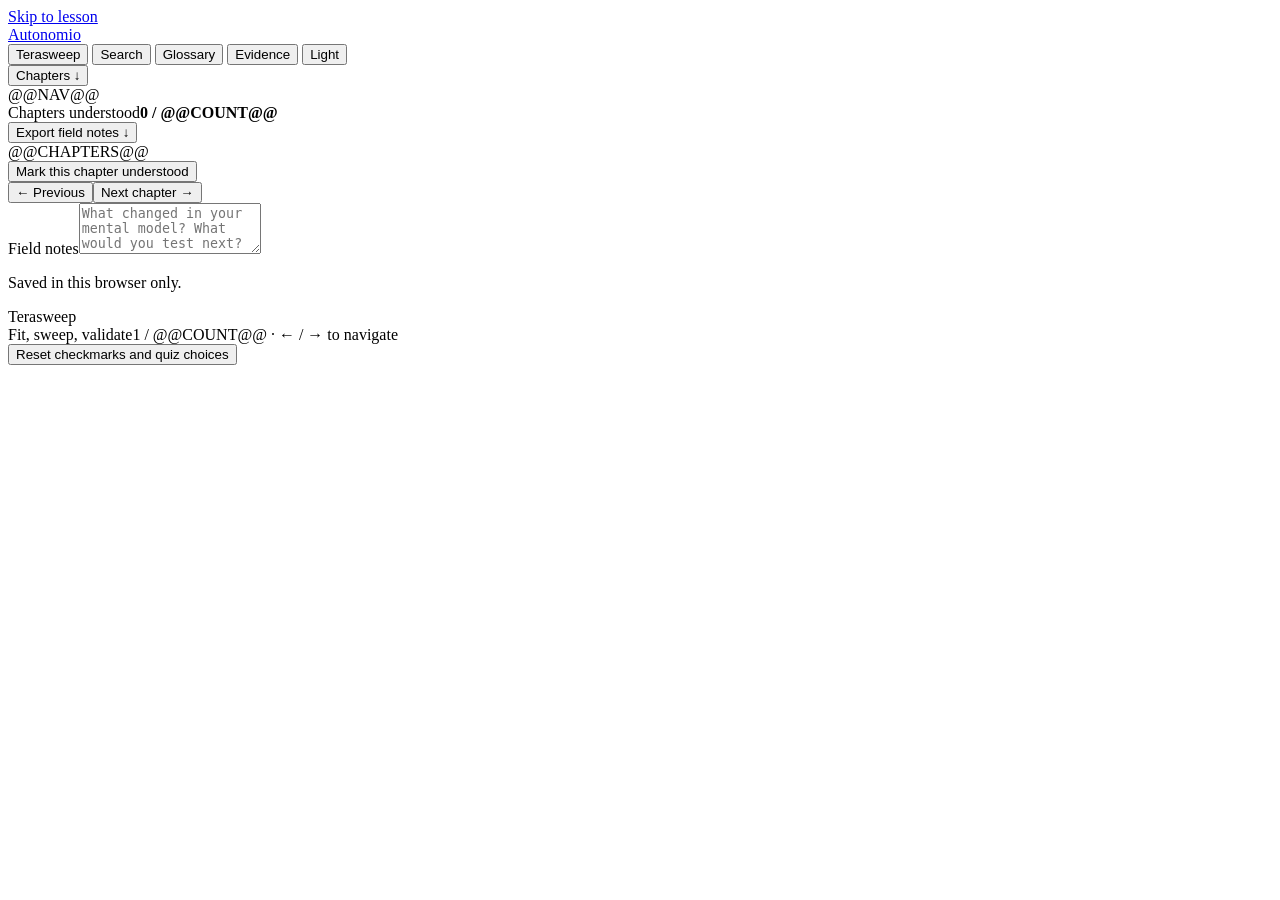
<file: docs/masterclass/source/template.html>
<!doctype html>
<html lang="en" data-theme="dark"><head><meta charset="utf-8"><meta name="viewport" content="width=device-width,initial-scale=1"><meta name="color-scheme" content="dark light"><meta name="description" content="An offline course on Terasweep factorization, reference parity, and validation sweeps."><title>Terasweep performance learning</title>
<!-- @@FONT_LICENSE@@ -->
<style>@@CSS@@</style><script>document.documentElement.classList.add('js');</script></head>
<body><a class="skip-link" href="#main">Skip to lesson</a>
<header class="topbar wrap">
  <a class="wordmark" href="https://autonom.io/">Autonomio</a>
  <nav class="top-actions" aria-label="Masterclass tools">
    <button type="button" data-go="brief">Terasweep</button>
    <button type="button" data-open="search">Search</button>
    <button type="button" data-open="glossary">Glossary</button>
    <button type="button" data-open="evidence">Evidence</button>
    <button type="button" id="theme-btn" aria-label="Switch to light mode">Light</button>
  </nav>
</header>
<div class="course-layout wrap">
<button type="button" class="mobile-menu" id="menu-btn" aria-expanded="false" aria-controls="sidebar">Chapters <span aria-hidden="true">↓</span></button>
<aside class="sidebar" id="sidebar" aria-label="Course navigation">
  <nav aria-label="Chapters">@@NAV@@</nav>
  <div class="progress-card">
    <div class="progress-label"><span>Chapters understood</span><strong id="progress-count">0 / @@COUNT@@</strong></div>
    <div class="progress-track" aria-hidden="true"><div id="progress-fill"></div></div>
  </div>
  <button type="button" id="export-notes-top">Export field notes ↓</button>
</aside>
<main id="main">
<noscript><p class="noscript">The lessons are available below. Enable JavaScript to use the labs, evidence room and notes.</p></noscript>
<div class="course-inner">@@CHAPTERS@@
<footer class="lesson-footer"><div class="nav-footer"><button id="mastered" class="mastered-btn" aria-pressed="false">Mark this chapter understood</button><div class="footer-controls"><button id="prev-lesson" class="secondary">← Previous</button><button id="next-lesson" class="primary">Next chapter →</button></div></div><div class="note-box"><label for="lesson-note" id="note-label">Field notes</label><textarea id="lesson-note" rows="3" placeholder="What changed in your mental model? What would you test next?"></textarea><p class="note-save" id="note-status">Saved in this browser only.</p></div><div class="footer-provenance"><span>Terasweep<br>Fit, sweep, validate</span><span><span id="chapter-counter">1 / @@COUNT@@</span> · ← / → to navigate<br><button id="reset-progress">Reset checkmarks and quiz choices</button></span></div></footer></div></main>
</div>
<dialog id="evidence-dialog" aria-labelledby="evidence-heading"><header class="dialog-head"><h2 id="evidence-heading">The evidence room</h2><button class="dialog-close" data-close>Close ×</button></header><div class="evidence-layout"><aside class="source-list"><label class="sr-only" for="source-search">Find a source</label><input id="source-search" placeholder="Find a source…"><div id="source-buttons"></div></aside><section class="source-main"><span class="eyebrow">EMBEDDED SOURCE</span><h3 id="source-title"></h3><div id="source-meta" class="source-meta"></div><p id="source-note" class="source-note"></p><div class="small-buttons"><button id="source-export" class="secondary">Save this source ↓</button><a id="source-git" class="secondary" target="_blank" rel="noopener">Source on GitHub ↗</a></div><div class="source-text" id="source-text"></div></section></div></dialog>
<dialog id="glossary-dialog" aria-labelledby="glossary-heading"><header class="dialog-head"><h2 id="glossary-heading">The working vocabulary</h2><button class="dialog-close" data-close>Close ×</button></header><div class="glossary-content"><p>Definitions as used in this investigation. Technical contracts live in the source and evidence room.</p><dl id="glossary-terms"></dl></div></dialog>
<dialog id="search-dialog" aria-labelledby="search-heading"><header class="dialog-head"><h2 id="search-heading">Find a concept</h2><button class="dialog-close" data-close>Close ×</button></header><div class="search-content"><label class="sr-only" for="course-search">Search lesson text</label><input id="course-search" placeholder="Try: MAE, Cholesky, validation…"><div id="search-results"></div></div></dialog>
<div id="toast" class="toast" role="status" hidden></div>
<script type="application/json" id="course-data">@@DATA@@</script><script>@@JS@@</script></body></html>
</file>
